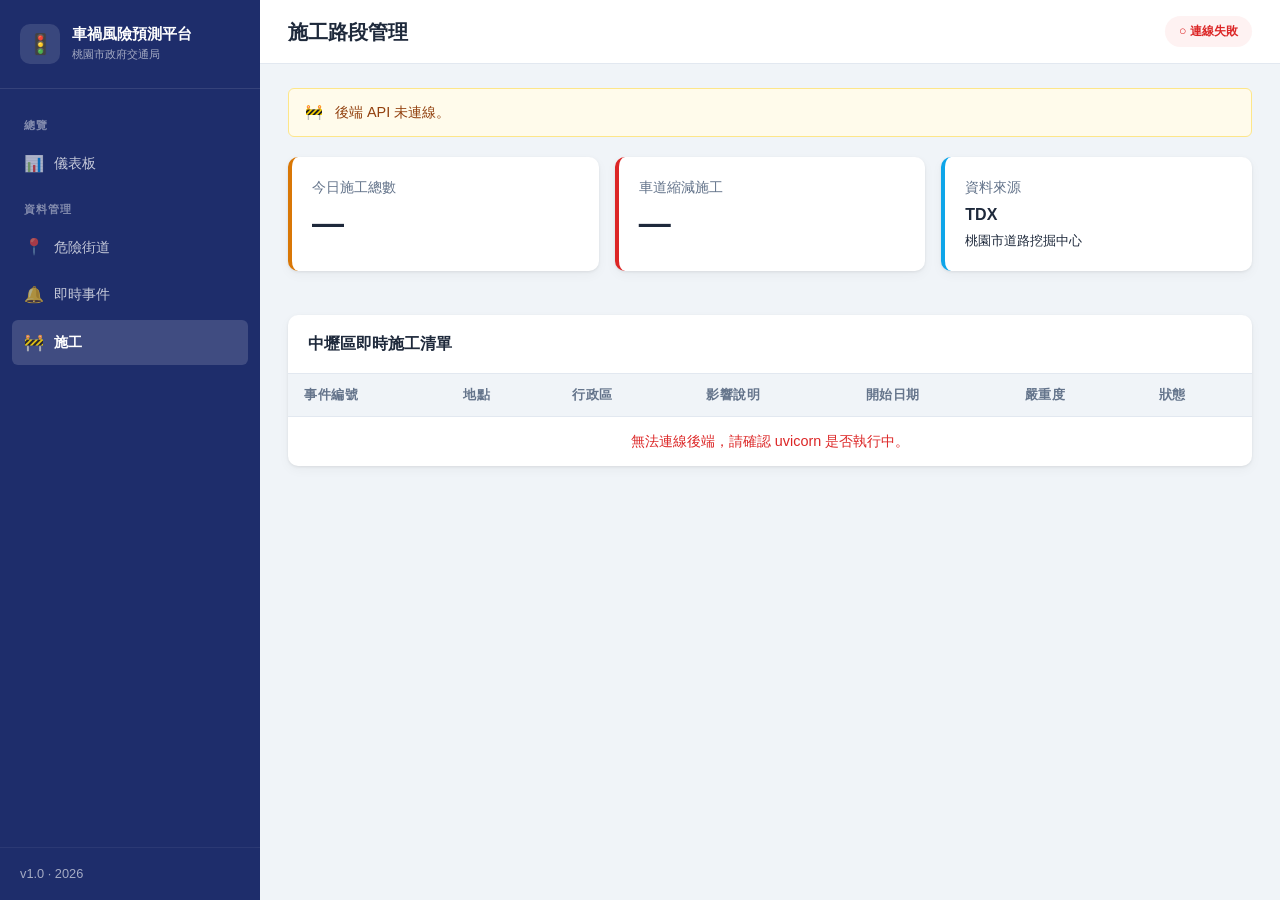
<file: dashboard/construction.html>
<!DOCTYPE html>
<html lang="zh-TW">
<head>
  <meta charset="utf-8">
  <meta name="viewport" content="width=device-width, initial-scale=1">
  <title>施工 — 桃園市車禍風險預測平台</title>
  <link rel="stylesheet" href="css/admin.css">
</head>
<body>
<div class="app-layout">
  <aside class="sidebar">
    <div class="sidebar-header">
      <div class="brand">
        <div class="brand-icon">🚦</div>
        <div><h2>車禍風險預測平台</h2><small>桃園市政府交通局</small></div>
      </div>
    </div>
    <nav class="sidebar-nav">
      <div class="nav-section">總覽</div>
      <a href="dashboard.html"><span class="nav-icon">📊</span> 儀表板</a>
      <div class="nav-section">資料管理</div>
      <a href="hotspot.html"><span class="nav-icon">📍</span> 危險街道</a>
      <a href="events.html"><span class="nav-icon">🔔</span> 即時事件</a>
      <a href="construction.html" class="active"><span class="nav-icon">🚧</span> 施工</a>
    </nav>
    <div class="sidebar-footer">v1.0 · 2026</div>
  </aside>

  <div class="main-content">
    <header class="top-header">
      <h1>施工路段管理</h1>
      <div class="header-actions">
        <span class="badge" id="connBadge" style="padding:6px 14px">連線中…</span>
      </div>
    </header>

    <div class="page-body">
      <div class="alert-banner warning" id="offlineBanner" style="display:none">
        <span>🚧</span>
        後端 API 未連線。
      </div>

      <div class="kpi-grid" style="grid-template-columns:repeat(3,1fr)">
        <div class="kpi-card warning"><div class="kpi-label">今日施工總數</div><div class="kpi-value" id="kpiTotal">—</div></div>
        <div class="kpi-card danger"><div class="kpi-label">車道縮減施工</div><div class="kpi-value" id="kpiLane">—</div></div>
        <div class="kpi-card info"><div class="kpi-label">資料來源</div><div class="kpi-value" style="font-size:1rem">TDX</div><div class="kpi-change">桃園市道路挖掘中心</div></div>
      </div>

      <div class="filter-bar">
        
        <span style="font-size:.85rem;color:var(--text-muted)" id="lastUpdate"></span>
      </div>

      <div class="panel">
        <div class="panel-header">
          <h3>中壢區即時施工清單</h3>
          <span style="font-size:.85rem;color:var(--text-muted)" id="tableNote"></span>
        </div>
        <div class="table-wrap">
          <table>
            <thead>
              <tr>
                <th>事件編號</th><th>地點</th><th>行政區</th>
                <th>影響說明</th><th>開始日期</th><th>嚴重度</th><th>狀態</th>
              </tr>
            </thead>
            <tbody id="conTable">
              <tr><td colspan="7" style="text-align:center;color:var(--text-muted)">載入中…</td></tr>
            </tbody>
          </table>
        </div>
      </div>

      
    </div>
  </div>
</div>

<script>
const API = 'https://trafficrisk.onrender.com';
let allItems = [];

function sevLabel(s) {
  if (s >= 2) return {l:'高', c:'badge-danger'};
  if (s >= 1) return {l:'中', c:'badge-warning'};
  return {l:'低', c:'badge-info'};
}

function render(items) {
  document.getElementById('kpiTotal').textContent = items.length;
  document.getElementById('kpiLane').textContent  = items.filter(i => i.severity >= 1).length;
  document.getElementById('tableNote').textContent = `顯示 ${items.length} 筆`;
  document.getElementById('lastUpdate').textContent = `TDX 即時資料 · ${new Date().toLocaleTimeString('zh-TW')}`;

  document.getElementById('conTable').innerHTML = items.length
    ? items.map(c => {
        const sv = sevLabel(c.severity);
        return `<tr>
          <td style="font-size:.8rem;color:var(--text-muted)">${c.id.slice(-8)}</td>
          <td>${c.location}</td>
          <td>${c.district}</td>
          <td style="font-size:.85rem">${c.description_impact}</td>
          <td>${c.start}</td>
          <td><span class="badge ${sv.c}">${sv.l}</span></td>
          <td><span class="badge badge-warning">進行中</span></td>
        </tr>`;
      }).join('')
    : '<tr><td colspan="7" style="text-align:center;color:var(--text-muted)">目前無施工資料</td></tr>';
}

function filterBySearch() {
  const q = document.getElementById('searchInput').value.trim().toLowerCase();
  const filtered = q ? allItems.filter(i => i.location.toLowerCase().includes(q)) : allItems;
  render(filtered);
}

async function init() {
  try {
    const res = await fetch(`${API}/api/construction/`, { signal: AbortSignal.timeout(15000) });
    const data = await res.json();
    allItems = data.items || [];

    const badge = document.getElementById('connBadge');
    badge.textContent = '● TDX 即時連線';
    badge.className = 'badge badge-success';

    render(allItems);
  } catch(e) {
    document.getElementById('connBadge').textContent = '○ 連線失敗';
    document.getElementById('connBadge').className = 'badge badge-danger';
    document.getElementById('offlineBanner').style.display = 'flex';
    document.getElementById('conTable').innerHTML =
      '<tr><td colspan="7" style="text-align:center;color:var(--danger)">無法連線後端，請確認 uvicorn 是否執行中。</td></tr>';
  }
}

const si = document.getElementById('searchInput');
if (si) si.addEventListener('input', filterBySearch);
init();
</script>
</body>
</html>
</file>
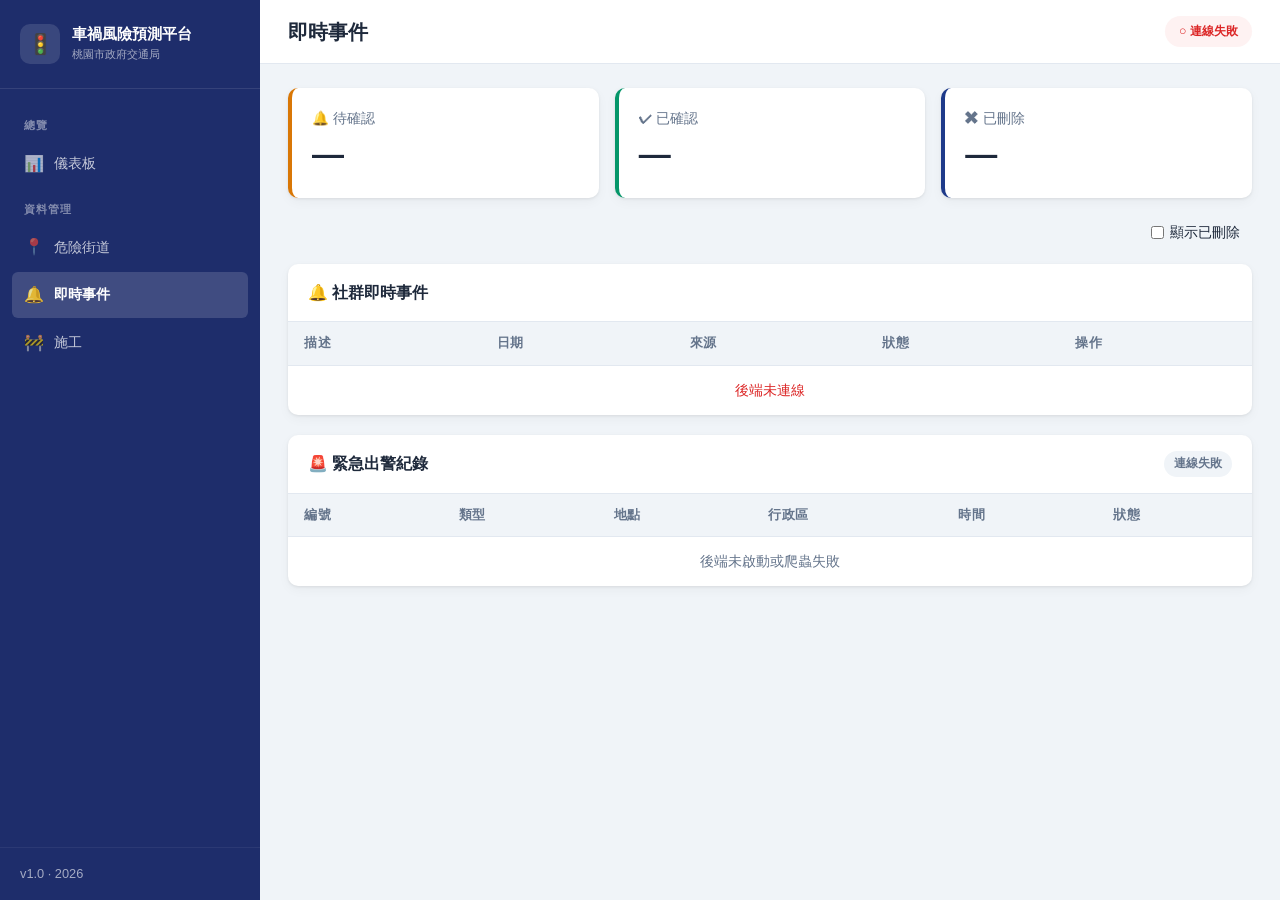
<file: dashboard/events.html>
<!DOCTYPE html>
<html lang="zh-TW">
<head>
  <meta charset="utf-8">
  <meta name="viewport" content="width=device-width, initial-scale=1">
  <title>即時事件 — 桃園市車禍風險預測平台</title>
  <link rel="stylesheet" href="css/admin.css">
</head>
<body>
<div class="app-layout">
  <aside class="sidebar">
    <div class="sidebar-header">
      <div class="brand">
        <div class="brand-icon">🚦</div>
        <div><h2>車禍風險預測平台</h2><small>桃園市政府交通局</small></div>
      </div>
    </div>
    <nav class="sidebar-nav">
      <div class="nav-section">總覽</div>
      <a href="dashboard.html"><span class="nav-icon">📊</span> 儀表板</a>
      <div class="nav-section">資料管理</div>
      <a href="hotspot.html"><span class="nav-icon">📍</span> 危險街道</a>
      <a href="events.html" class="active"><span class="nav-icon">🔔</span> 即時事件</a>
      <a href="construction.html"><span class="nav-icon">🚧</span> 施工</a>
    </nav>
    <div class="sidebar-footer">v1.0 · 2026</div>
  </aside>

  <div class="main-content">
    <header class="top-header">
      <h1>即時事件</h1>
      <div class="header-actions">
        <span class="badge badge-info" style="padding:6px 14px" id="connBadge">連線中…</span>
      </div>
    </header>

    <div class="page-body">

      <!-- ── 社群即時事件 ── -->
      <div class="kpi-grid" style="grid-template-columns:repeat(3,1fr)">
        <div class="kpi-card warning">
          <div class="kpi-label">🔔 待確認</div>
          <div class="kpi-value" id="kpiPending">—</div>
        </div>
        <div class="kpi-card success">
          <div class="kpi-label">✔ 已確認</div>
          <div class="kpi-value" id="kpiConfirmed">—</div>
        </div>
        <div class="kpi-card">
          <div class="kpi-label">✖ 已刪除</div>
          <div class="kpi-value" id="kpiDeleted">—</div>
        </div>
      </div>

      <div class="filter-bar">
        <div class="spacer"></div>
        <label style="display:flex;align-items:center;gap:6px;font-size:.85rem;cursor:pointer">
          <input type="checkbox" id="showDeleted"> 顯示已刪除
        </label>
        <span style="font-size:.85rem;color:var(--text-muted)" id="lastUpdate"></span>
      </div>

      <div class="panel">
        <div class="panel-header">
          <h3>🔔 社群即時事件</h3>
          <span style="font-size:.85rem;color:var(--text-muted)" id="tableNote"></span>
        </div>
        <div class="table-wrap">
          <table>
            <thead>
              <tr>
                <th>描述</th>
                <th>日期</th><th>來源</th><th>狀態</th><th>操作</th>
              </tr>
            </thead>
            <tbody id="eventsTable">
              <tr><td colspan="7" style="text-align:center;color:var(--text-muted)">載入中…</td></tr>
            </tbody>
          </table>
        </div>
      </div>

      <!-- ── 消防出警（原本保留） ── -->
      <div class="panel" style="margin-top:20px">
        <div class="panel-header">
          <h3>🚨 緊急出警紀錄</h3>
          <span class="badge badge-danger" id="emergencyBadge">載入中…</span>
        </div>
        <div class="table-wrap">
          <table>
            <thead>
              <tr>
                <th>編號</th><th>類型</th><th>地點</th><th>行政區</th>
                <th>時間</th><th>狀態</th>
              </tr>
            </thead>
            <tbody id="emergencyTable">
              <tr><td colspan="6" style="text-align:center;color:var(--text-muted)">載入中…</td></tr>
            </tbody>
          </table>
        </div>
      </div>

    </div>
  </div>
</div>

<script>
const API = 'https://trafficrisk.onrender.com';
let events = [];

function stsBadge(s) {
  return s==='confirmed'?'badge-success':s==='deleted'?'badge-neutral':'badge-warning';
}
function stsLabel(s) {
  return s==='confirmed'?'已確認':s==='deleted'?'已刪除':'待確認';
}

function updateKpi() {
  document.getElementById('kpiPending').textContent   = events.filter(e=>e.status==='pending').length;
  document.getElementById('kpiConfirmed').textContent = events.filter(e=>e.status==='confirmed').length;
  document.getElementById('kpiDeleted').textContent   = events.filter(e=>e.status==='deleted').length;
}

function renderTable() {
  const showDel = document.getElementById('showDeleted').checked;
  const filtered = showDel ? events : events.filter(e => e.status !== 'deleted');
  document.getElementById('tableNote').textContent = `顯示 ${filtered.length} 筆`;
  document.getElementById('lastUpdate').textContent = `PTT 爬蟲 · ${new Date().toLocaleTimeString('zh-TW')}`;

  document.getElementById('eventsTable').innerHTML = filtered.length
    ? filtered.map(e => `<tr style="${e.status==='deleted'?'opacity:.45':''}">
        <td style="font-size:.85rem">${e.description}</td>
        <td>${e.crawled_at?.slice(0,10) ?? '—'}</td>
        <td>${e.source_url
          ? `<a href="${e.source_url}" target="_blank" style="color:var(--primary-light);font-size:.82rem">原文連結</a>`
          : '—'}</td>
        <td><span class="badge ${stsBadge(e.status)}">${stsLabel(e.status)}</span></td>
        <td style="white-space:nowrap">
          ${e.status==='pending'
            ? `<button class="btn btn-secondary btn-sm" onclick="confirmEvt(${e.id})">✔ 確認</button>
               <button class="btn btn-danger btn-sm" style="margin-left:4px" onclick="deleteEvt(${e.id})">✖ 刪除</button>`
            : e.status==='confirmed'
            ? `<button class="btn btn-danger btn-sm" onclick="deleteEvt(${e.id})">✖ 刪除</button>`
            : `<button class="btn btn-secondary btn-sm" onclick="restoreEvt(${e.id})">↩ 還原</button>`}
        </td>
      </tr>`).join('')
    : '<tr><td colspan="5" style="text-align:center;color:var(--text-muted)">目前無社群事件資料（爬蟲執行後會顯示）</td></tr>';
}

async function confirmEvt(id) {
  await fetch(`${API}/api/events/confirm/${id}`, { method:'POST' });
  await loadEvents();
}
async function deleteEvt(id) {
  await fetch(`${API}/api/events/${id}`, { method:'DELETE' });
  await loadEvents();
}
async function restoreEvt(id) {
  await fetch(`${API}/api/events/restore/${id}`, { method:'POST' });
  await loadEvents();
}

async function loadEvents() {
  try {
    const res = await fetch(`${API}/api/events/?include_deleted=true`);
    const data = await res.json();
    events = data.events || [];

    const badge = document.getElementById('connBadge');
    badge.textContent = '● 已連線';
    badge.className = 'badge badge-success';

    updateKpi();
    renderTable();
  } catch(e) {
    document.getElementById('connBadge').textContent = '○ 連線失敗';
    document.getElementById('connBadge').className = 'badge badge-danger';
    document.getElementById('eventsTable').innerHTML =
      '<tr><td colspan="5" style="text-align:center;color:var(--danger)">後端未連線</td></tr>';
  }
}

// 消防出警
async function loadEmergency() {
  try {
    const res = await fetch(`${API}/api/emergency/`);
    const data = await res.json();
    const items = data.items || [];

    document.getElementById('emergencyBadge').textContent =
      items.length > 0 ? `${items.length} 筆出警中` : '目前無資料';
    document.getElementById('emergencyBadge').className =
      items.length > 0 ? 'badge badge-danger' : 'badge badge-neutral';

    document.getElementById('emergencyTable').innerHTML = items.length
      ? items.map((e, i) => `<tr>
          <td>${i + 1}</td>
          <td>🚨 ${e.type}</td>
          <td>${e.location}</td>
          <td>${e.district}</td>
          <td>${e.time}</td>
          <td><span class="badge badge-danger">${e.status}</span></td>
        </tr>`).join('')
      : '<tr><td colspan="6" style="text-align:center;color:var(--text-muted)">目前無中壢區車禍出警資料</td></tr>';
  } catch(e) {
    document.getElementById('emergencyBadge').textContent = '連線失敗';
    document.getElementById('emergencyBadge').className = 'badge badge-neutral';
    document.getElementById('emergencyTable').innerHTML =
      '<tr><td colspan="6" style="text-align:center;color:var(--text-muted)">後端未啟動或爬蟲失敗</td></tr>';
  }
}

document.getElementById('showDeleted').addEventListener('change', renderTable);
loadEvents();
loadEmergency();
</script>
</body>
</html>
</file>
<file: dashboard/css/admin.css>
/* ===== 桃園市車禍風險預測平台 — 後台設計系統 ===== */
:root {
  --primary: #1E3A8A;
  --primary-light: #2563EB;
  --primary-dark: #1E2D6B;
  --accent: #0EA5E9;
  --danger: #DC2626;
  --danger-bg: #FEF2F2;
  --warning: #D97706;
  --warning-bg: #FFFBEB;
  --success: #059669;
  --success-bg: #ECFDF5;
  --info: #0284C7;
  --bg: #F0F4F8;
  --surface: #FFFFFF;
  --border: #E2E8F0;
  --text: #1E293B;
  --text-muted: #64748B;
  --sidebar-w: 260px;
  --header-h: 64px;
  --radius: 10px;
  --radius-sm: 6px;
  --shadow: 0 1px 3px rgba(0,0,0,.08), 0 4px 12px rgba(0,0,0,.04);
  --transition: .2s ease;
}

*, *::before, *::after { box-sizing: border-box; margin: 0; padding: 0; }

body {
  font-family: "Segoe UI", "Microsoft JhengHei", "PingFang TC", sans-serif;
  background: var(--bg);
  color: var(--text);
  line-height: 1.6;
  min-height: 100vh;
}

/* ===== 登入頁 ===== */
.login-page {
  min-height: 100vh;
  display: grid;
  grid-template-columns: 1fr 1fr;
}

.login-brand {
  background: linear-gradient(160deg, var(--primary-dark) 0%, var(--primary) 50%, #1D4ED8 100%);
  color: #fff;
  display: flex;
  flex-direction: column;
  justify-content: center;
  padding: 60px;
  position: relative;
  overflow: hidden;
}

.login-brand::before {
  content: "";
  position: absolute;
  inset: 0;
  background: url("data:image/svg+xml,%3Csvg width='60' height='60' viewBox='0 0 60 60' xmlns='http://www.w3.org/2000/svg'%3E%3Cg fill='none' fill-rule='evenodd'%3E%3Cg fill='%23ffffff' fill-opacity='0.04'%3E%3Cpath d='M36 34v-4h-2v4h-4v2h4v4h2v-4h4v-2h-4zm0-30V0h-2v4h-4v2h4v4h2V6h4V4h-4zM6 34v-4H4v4H0v2h4v4h2v-4h4v-2H6zM6 4V0H4v4H0v2h4v4h2V6h4V4H6z'/%3E%3C/g%3E%3C/g%3E%3C/svg%3E");
}

.login-brand-content { position: relative; z-index: 1; }

.login-brand .logo {
  width: 56px;
  height: 56px;
  background: rgba(255,255,255,.15);
  border-radius: 14px;
  display: flex;
  align-items: center;
  justify-content: center;
  font-size: 28px;
  margin-bottom: 32px;
}

.login-brand h1 {
  font-size: 2rem;
  font-weight: 700;
  line-height: 1.3;
  margin-bottom: 16px;
}

.login-brand p {
  font-size: 1rem;
  opacity: .85;
  max-width: 380px;
  line-height: 1.8;
}

.login-stats {
  display: flex;
  gap: 32px;
  margin-top: 48px;
  padding-top: 32px;
  border-top: 1px solid rgba(255,255,255,.2);
}

.login-stat strong {
  display: block;
  font-size: 1.75rem;
  font-weight: 700;
}

.login-stat span { font-size: .85rem; opacity: .75; }

.login-form-panel {
  display: flex;
  align-items: center;
  justify-content: center;
  padding: 40px;
  background: var(--surface);
}

.login-form {
  width: 100%;
  max-width: 400px;
}

.login-form h2 {
  font-size: 1.5rem;
  margin-bottom: 8px;
  color: var(--text);
}

.login-form .subtitle {
  color: var(--text-muted);
  margin-bottom: 32px;
  font-size: .95rem;
}

.form-group { margin-bottom: 20px; }

.form-group label {
  display: block;
  font-size: .875rem;
  font-weight: 600;
  margin-bottom: 6px;
  color: var(--text);
}

.form-group input,
.form-group select,
.form-group textarea {
  width: 100%;
  padding: 11px 14px;
  border: 1.5px solid var(--border);
  border-radius: var(--radius-sm);
  font-size: .95rem;
  font-family: inherit;
  transition: border-color var(--transition), box-shadow var(--transition);
  background: var(--surface);
}

.form-group input:focus,
.form-group select:focus,
.form-group textarea:focus {
  outline: none;
  border-color: var(--primary-light);
  box-shadow: 0 0 0 3px rgba(37,99,235,.12);
}

.form-row {
  display: flex;
  justify-content: space-between;
  align-items: center;
  margin-bottom: 24px;
  font-size: .875rem;
}

.form-row label { display: flex; align-items: center; gap: 6px; cursor: pointer; color: var(--text-muted); }

.btn {
  display: inline-flex;
  align-items: center;
  justify-content: center;
  gap: 8px;
  padding: 11px 20px;
  border: none;
  border-radius: var(--radius-sm);
  font-size: .95rem;
  font-weight: 600;
  font-family: inherit;
  cursor: pointer;
  transition: background var(--transition), transform var(--transition);
}

.btn:active { transform: scale(.98); }

.btn-primary {
  background: var(--primary);
  color: #fff;
  width: 100%;
  padding: 13px;
}

.btn-primary:hover { background: var(--primary-light); }

.btn-secondary {
  background: var(--bg);
  color: var(--text);
  border: 1.5px solid var(--border);
}

.btn-secondary:hover { background: var(--border); }

.btn-danger { background: var(--danger); color: #fff; }
.btn-danger:hover { background: #B91C1C; }

.btn-sm { padding: 7px 14px; font-size: .85rem; }

/* ===== 後台佈局 ===== */
.app-layout { display: flex; min-height: 100vh; }

.sidebar {
  position: fixed;
  left: 0; top: 0;
  width: var(--sidebar-w);
  height: 100vh;
  background: var(--primary-dark);
  color: #fff;
  display: flex;
  flex-direction: column;
  z-index: 100;
  overflow-y: auto;
}

.sidebar-header {
  padding: 24px 20px;
  border-bottom: 1px solid rgba(255,255,255,.1);
}

.sidebar-header .brand {
  display: flex;
  align-items: center;
  gap: 12px;
}

.sidebar-header .brand-icon {
  width: 40px;
  height: 40px;
  background: rgba(255,255,255,.12);
  border-radius: 10px;
  display: flex;
  align-items: center;
  justify-content: center;
  font-size: 20px;
  flex-shrink: 0;
}

.sidebar-header h2 {
  font-size: .95rem;
  font-weight: 700;
  line-height: 1.3;
}

.sidebar-header small {
  display: block;
  font-size: .7rem;
  opacity: .6;
  font-weight: 400;
  margin-top: 2px;
}

.sidebar-nav { padding: 16px 12px; flex: 1; }

.nav-section {
  font-size: .7rem;
  text-transform: uppercase;
  letter-spacing: .08em;
  opacity: .45;
  padding: 12px 12px 6px;
  font-weight: 600;
}

.sidebar-nav a {
  display: flex;
  align-items: center;
  gap: 10px;
  color: rgba(255,255,255,.75);
  text-decoration: none;
  padding: 10px 12px;
  border-radius: var(--radius-sm);
  font-size: .9rem;
  transition: background var(--transition), color var(--transition);
  margin-bottom: 2px;
}

.sidebar-nav a:hover {
  background: rgba(255,255,255,.08);
  color: #fff;
}

.sidebar-nav a.active {
  background: rgba(255,255,255,.15);
  color: #fff;
  font-weight: 600;
}

.sidebar-nav a .nav-icon {
  width: 20px;
  text-align: center;
  font-size: 1rem;
  opacity: .85;
}

.sidebar-footer {
  padding: 16px 20px;
  border-top: 1px solid rgba(255,255,255,.1);
  font-size: .8rem;
  opacity: .6;
}

.main-content {
  margin-left: var(--sidebar-w);
  flex: 1;
  display: flex;
  flex-direction: column;
  min-height: 100vh;
}

.top-header {
  height: var(--header-h);
  background: var(--surface);
  border-bottom: 1px solid var(--border);
  display: flex;
  align-items: center;
  justify-content: space-between;
  padding: 0 28px;
  position: sticky;
  top: 0;
  z-index: 50;
}

.top-header h1 {
  font-size: 1.25rem;
  font-weight: 700;
}

.header-actions {
  display: flex;
  align-items: center;
  gap: 16px;
}

.header-search {
  display: flex;
  align-items: center;
  background: var(--bg);
  border: 1.5px solid var(--border);
  border-radius: var(--radius-sm);
  padding: 7px 12px;
  gap: 8px;
}

.header-search input {
  border: none;
  background: transparent;
  font-size: .875rem;
  outline: none;
  width: 180px;
  font-family: inherit;
}

.notification-btn {
  position: relative;
  background: var(--bg);
  border: 1.5px solid var(--border);
  border-radius: var(--radius-sm);
  width: 38px;
  height: 38px;
  display: flex;
  align-items: center;
  justify-content: center;
  cursor: pointer;
  font-size: 1.1rem;
}

.notification-btn .badge {
  position: absolute;
  top: -4px; right: -4px;
  background: var(--danger);
  color: #fff;
  font-size: .65rem;
  font-weight: 700;
  width: 18px;
  height: 18px;
  border-radius: 50%;
  display: flex;
  align-items: center;
  justify-content: center;
}

.user-menu {
  display: flex;
  align-items: center;
  gap: 10px;
  font-size: .875rem;
}

.user-avatar {
  width: 36px;
  height: 36px;
  background: var(--primary);
  color: #fff;
  border-radius: 50%;
  display: flex;
  align-items: center;
  justify-content: center;
  font-weight: 700;
  font-size: .85rem;
}

.page-body { padding: 24px 28px; flex: 1; }

/* ===== KPI 卡片 ===== */
.kpi-grid {
  display: grid;
  grid-template-columns: repeat(4, 1fr);
  gap: 16px;
  margin-bottom: 24px;
}

.kpi-card {
  background: var(--surface);
  border-radius: var(--radius);
  padding: 20px;
  box-shadow: var(--shadow);
  border-left: 4px solid var(--primary);
  position: relative;
}

.kpi-card.danger { border-left-color: var(--danger); }
.kpi-card.warning { border-left-color: var(--warning); }
.kpi-card.success { border-left-color: var(--success); }
.kpi-card.info { border-left-color: var(--accent); }

.kpi-label {
  font-size: .85rem;
  color: var(--text-muted);
  margin-bottom: 8px;
}

.kpi-value {
  font-size: 2rem;
  font-weight: 700;
  line-height: 1;
  margin-bottom: 8px;
}

.kpi-change {
  font-size: .8rem;
  display: flex;
  align-items: center;
  gap: 4px;
}

.kpi-change.up { color: var(--danger); }
.kpi-change.down { color: var(--success); }

.kpi-icon {
  position: absolute;
  top: 20px;
  right: 20px;
  width: 40px;
  height: 40px;
  border-radius: 10px;
  display: flex;
  align-items: center;
  justify-content: center;
  font-size: 1.2rem;
  opacity: .9;
}

.kpi-card .kpi-icon { background: rgba(30,58,138,.08); }
.kpi-card.danger .kpi-icon { background: var(--danger-bg); }
.kpi-card.warning .kpi-icon { background: var(--warning-bg); }
.kpi-card.success .kpi-icon { background: var(--success-bg); }
.kpi-card.info .kpi-icon { background: #E0F2FE; }

/* ===== 面板 / 卡片 ===== */
.panel {
  background: var(--surface);
  border-radius: var(--radius);
  box-shadow: var(--shadow);
  margin-bottom: 20px;
  overflow: hidden;
}

.panel-header {
  display: flex;
  align-items: center;
  justify-content: space-between;
  padding: 16px 20px;
  border-bottom: 1px solid var(--border);
}

.panel-header h3 {
  font-size: 1rem;
  font-weight: 700;
}

.panel-body { padding: 20px; }

.grid-2 {
  display: grid;
  grid-template-columns: 1fr 1fr;
  gap: 20px;
  margin-bottom: 20px;
}

.grid-3 {
  display: grid;
  grid-template-columns: 2fr 1fr;
  gap: 20px;
  margin-bottom: 20px;
}

/* ===== 表格 ===== */
.table-wrap { overflow-x: auto; }

table {
  width: 100%;
  border-collapse: collapse;
  font-size: .9rem;
}

thead th {
  background: var(--bg);
  padding: 11px 16px;
  text-align: left;
  font-weight: 600;
  font-size: .8rem;
  color: var(--text-muted);
  text-transform: uppercase;
  letter-spacing: .04em;
  border-bottom: 1.5px solid var(--border);
  white-space: nowrap;
}

tbody td {
  padding: 13px 16px;
  border-bottom: 1px solid var(--border);
  vertical-align: middle;
}

tbody tr:hover { background: #F8FAFC; }
tbody tr:last-child td { border-bottom: none; }

/* ===== 標籤 ===== */
.badge {
  display: inline-flex;
  align-items: center;
  padding: 3px 10px;
  border-radius: 20px;
  font-size: .78rem;
  font-weight: 600;
  white-space: nowrap;
}

.badge-danger { background: var(--danger-bg); color: var(--danger); }
.badge-warning { background: var(--warning-bg); color: var(--warning); }
.badge-success { background: var(--success-bg); color: var(--success); }
.badge-info { background: #E0F2FE; color: var(--info); }
.badge-neutral { background: var(--bg); color: var(--text-muted); }

/* ===== 風險進度條 ===== */
.risk-bar {
  display: flex;
  align-items: center;
  gap: 10px;
}

.risk-bar-track {
  flex: 1;
  height: 8px;
  background: var(--bg);
  border-radius: 4px;
  overflow: hidden;
  min-width: 80px;
}

.risk-bar-fill {
  height: 100%;
  border-radius: 4px;
  transition: width .4s ease;
}

.risk-bar-fill.high { background: var(--danger); }
.risk-bar-fill.medium { background: var(--warning); }
.risk-bar-fill.low { background: var(--success); }

.risk-score {
  font-weight: 700;
  font-size: .85rem;
  min-width: 32px;
  text-align: right;
}

/* ===== 篩選列 ===== */
.filter-bar {
  display: flex;
  align-items: center;
  gap: 12px;
  flex-wrap: wrap;
  margin-bottom: 20px;
}

.filter-bar select,
.filter-bar input {
  padding: 8px 12px;
  border: 1.5px solid var(--border);
  border-radius: var(--radius-sm);
  font-size: .875rem;
  font-family: inherit;
  background: var(--surface);
}

.filter-bar .spacer { flex: 1; }

/* ===== 地圖佔位 ===== */
.map-placeholder {
  background: linear-gradient(135deg, #E8EEF7 0%, #D4DFF0 100%);
  border-radius: var(--radius-sm);
  height: 320px;
  display: flex;
  flex-direction: column;
  align-items: center;
  justify-content: center;
  color: var(--text-muted);
  position: relative;
  overflow: hidden;
}

.map-placeholder::before {
  content: "";
  position: absolute;
  inset: 0;
  background-image:
    linear-gradient(rgba(30,58,138,.06) 1px, transparent 1px),
    linear-gradient(90deg, rgba(30,58,138,.06) 1px, transparent 1px);
  background-size: 40px 40px;
}

.map-placeholder .map-pin {
  position: absolute;
  width: 12px;
  height: 12px;
  border-radius: 50%;
  transform: translate(-50%, -50%);
}

.map-pin.high { background: var(--danger); box-shadow: 0 0 0 4px rgba(220,38,38,.25); }
.map-pin.medium { background: var(--warning); box-shadow: 0 0 0 4px rgba(217,119,6,.25); }
.map-pin.low { background: var(--success); box-shadow: 0 0 0 4px rgba(5,150,105,.25); }

.map-legend {
  display: flex;
  gap: 20px;
  margin-top: 12px;
  font-size: .8rem;
  color: var(--text-muted);
}

.map-legend span { display: flex; align-items: center; gap: 6px; }

.legend-dot {
  width: 10px;
  height: 10px;
  border-radius: 50%;
}

/* ===== 事件時間軸 ===== */
.timeline { list-style: none; }

.timeline-item {
  display: flex;
  gap: 16px;
  padding: 14px 0;
  border-bottom: 1px solid var(--border);
}

.timeline-item:last-child { border-bottom: none; }

.timeline-dot {
  width: 10px;
  height: 10px;
  border-radius: 50%;
  margin-top: 6px;
  flex-shrink: 0;
}

.timeline-dot.danger { background: var(--danger); }
.timeline-dot.warning { background: var(--warning); }
.timeline-dot.info { background: var(--accent); }

.timeline-content { flex: 1; }

.timeline-content .title {
  font-weight: 600;
  font-size: .9rem;
  margin-bottom: 2px;
}

.timeline-content .meta {
  font-size: .8rem;
  color: var(--text-muted);
}

/* ===== 圖表容器 ===== */
.chart-container {
  position: relative;
  height: 260px;
}

.chart-container.sm { height: 200px; }

/* ===== 統計卡片 ===== */
.stat-card {
  background: var(--bg);
  border-radius: var(--radius-sm);
  padding: 16px;
  text-align: center;
}

.stat-card .value {
  font-size: 1.75rem;
  font-weight: 700;
  color: var(--primary);
}

.stat-card .label {
  font-size: .8rem;
  color: var(--text-muted);
  margin-top: 4px;
}

/* ===== 告警橫幅 ===== */
.alert-banner {
  display: flex;
  align-items: center;
  gap: 12px;
  padding: 12px 16px;
  border-radius: var(--radius-sm);
  margin-bottom: 20px;
  font-size: .9rem;
}

.alert-banner.danger {
  background: var(--danger-bg);
  border: 1px solid #FECACA;
  color: #991B1B;
}

.alert-banner.warning {
  background: var(--warning-bg);
  border: 1px solid #FDE68A;
  color: #92400E;
}

/* ===== 分頁 ===== */
.pagination {
  display: flex;
  align-items: center;
  justify-content: center;
  gap: 6px;
  padding: 16px;
}

.pagination button {
  padding: 6px 12px;
  border: 1.5px solid var(--border);
  background: var(--surface);
  border-radius: var(--radius-sm);
  cursor: pointer;
  font-size: .85rem;
  font-family: inherit;
}

.pagination button.active {
  background: var(--primary);
  color: #fff;
  border-color: var(--primary);
}

/* ===== 設定頁 ===== */
.settings-grid {
  display: grid;
  grid-template-columns: 200px 1fr;
  gap: 0;
}

.settings-tabs {
  border-right: 1px solid var(--border);
  padding: 8px 0;
}

.settings-tabs a {
  display: block;
  padding: 10px 20px;
  color: var(--text-muted);
  text-decoration: none;
  font-size: .9rem;
  border-left: 3px solid transparent;
}

.settings-tabs a.active {
  color: var(--primary);
  font-weight: 600;
  border-left-color: var(--primary);
  background: rgba(30,58,138,.04);
}

/* ===== 響應式 ===== */
@media (max-width: 1200px) {
  .kpi-grid { grid-template-columns: repeat(2, 1fr); }
  .grid-2, .grid-3 { grid-template-columns: 1fr; }
}

@media (max-width: 768px) {
  .login-page { grid-template-columns: 1fr; }
  .login-brand { display: none; }
  .sidebar { transform: translateX(-100%); }
  .main-content { margin-left: 0; }
  .kpi-grid { grid-template-columns: 1fr; }
}
</file>
